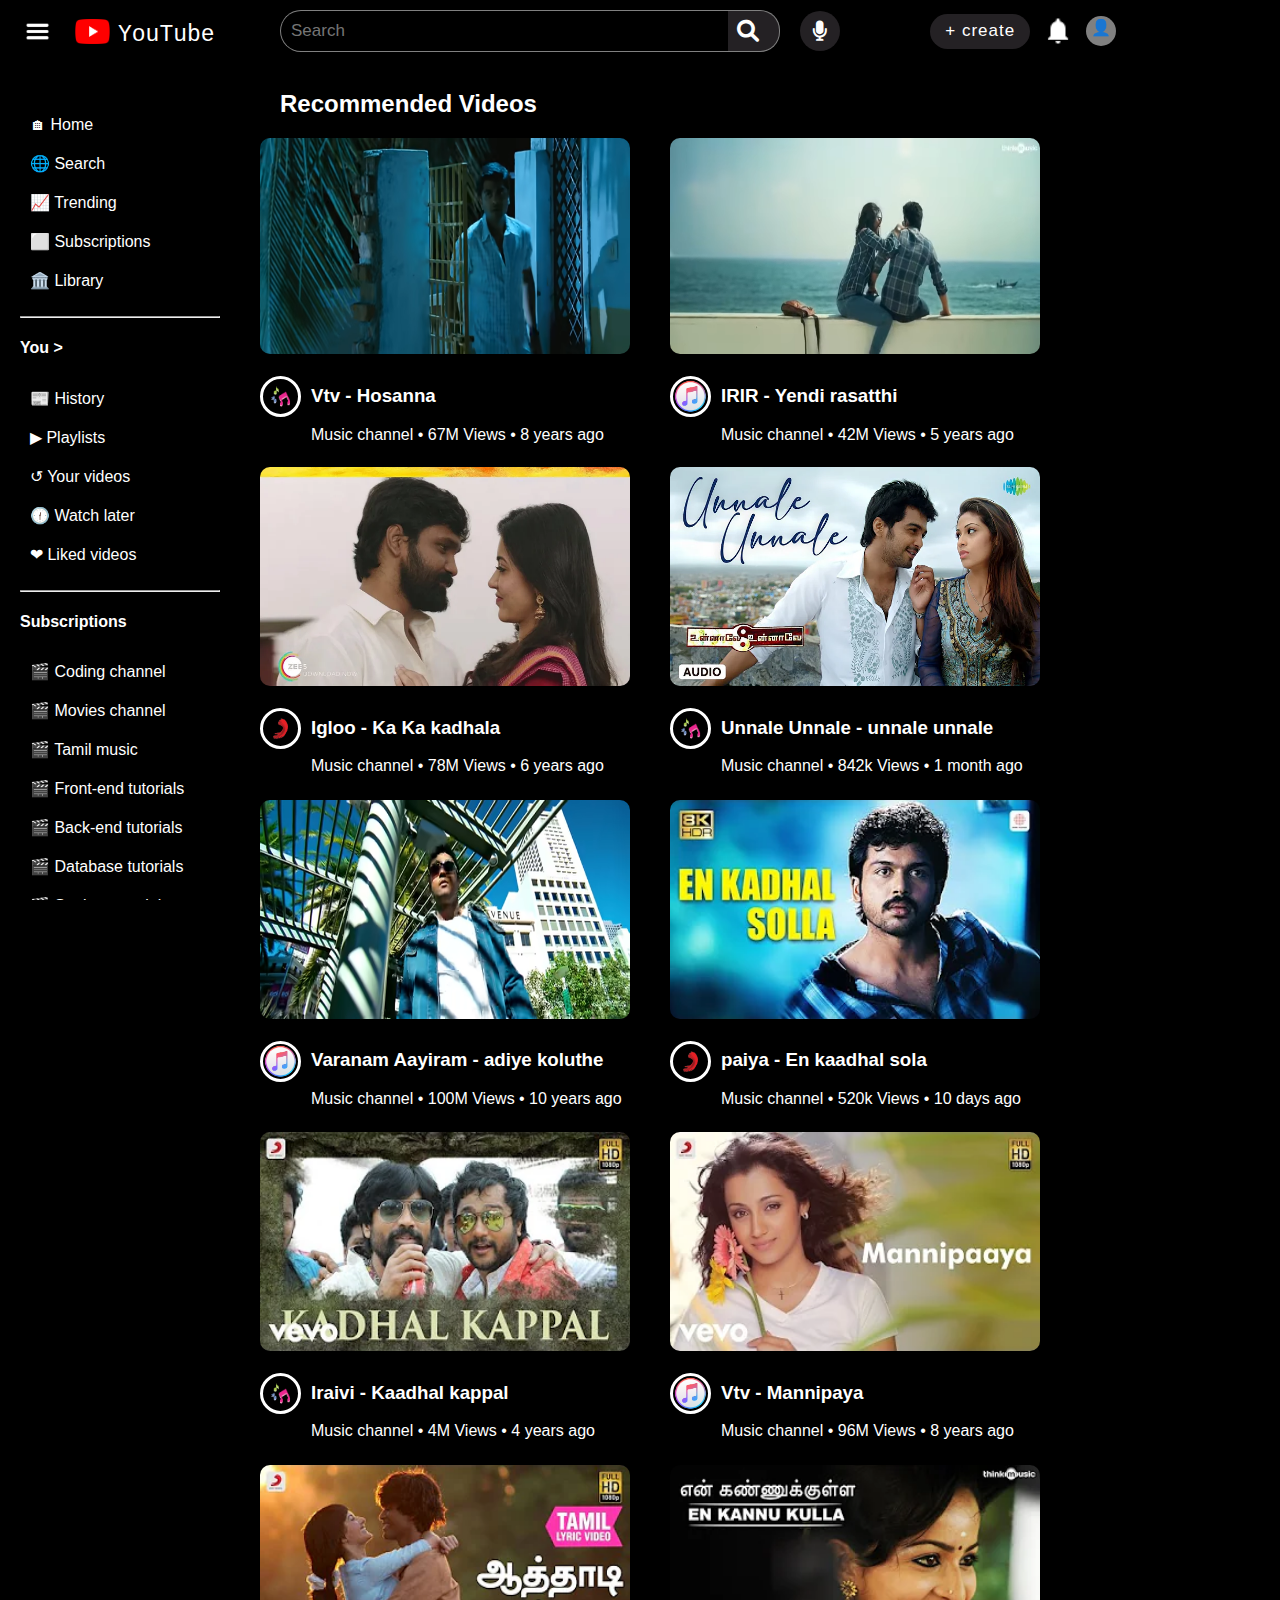
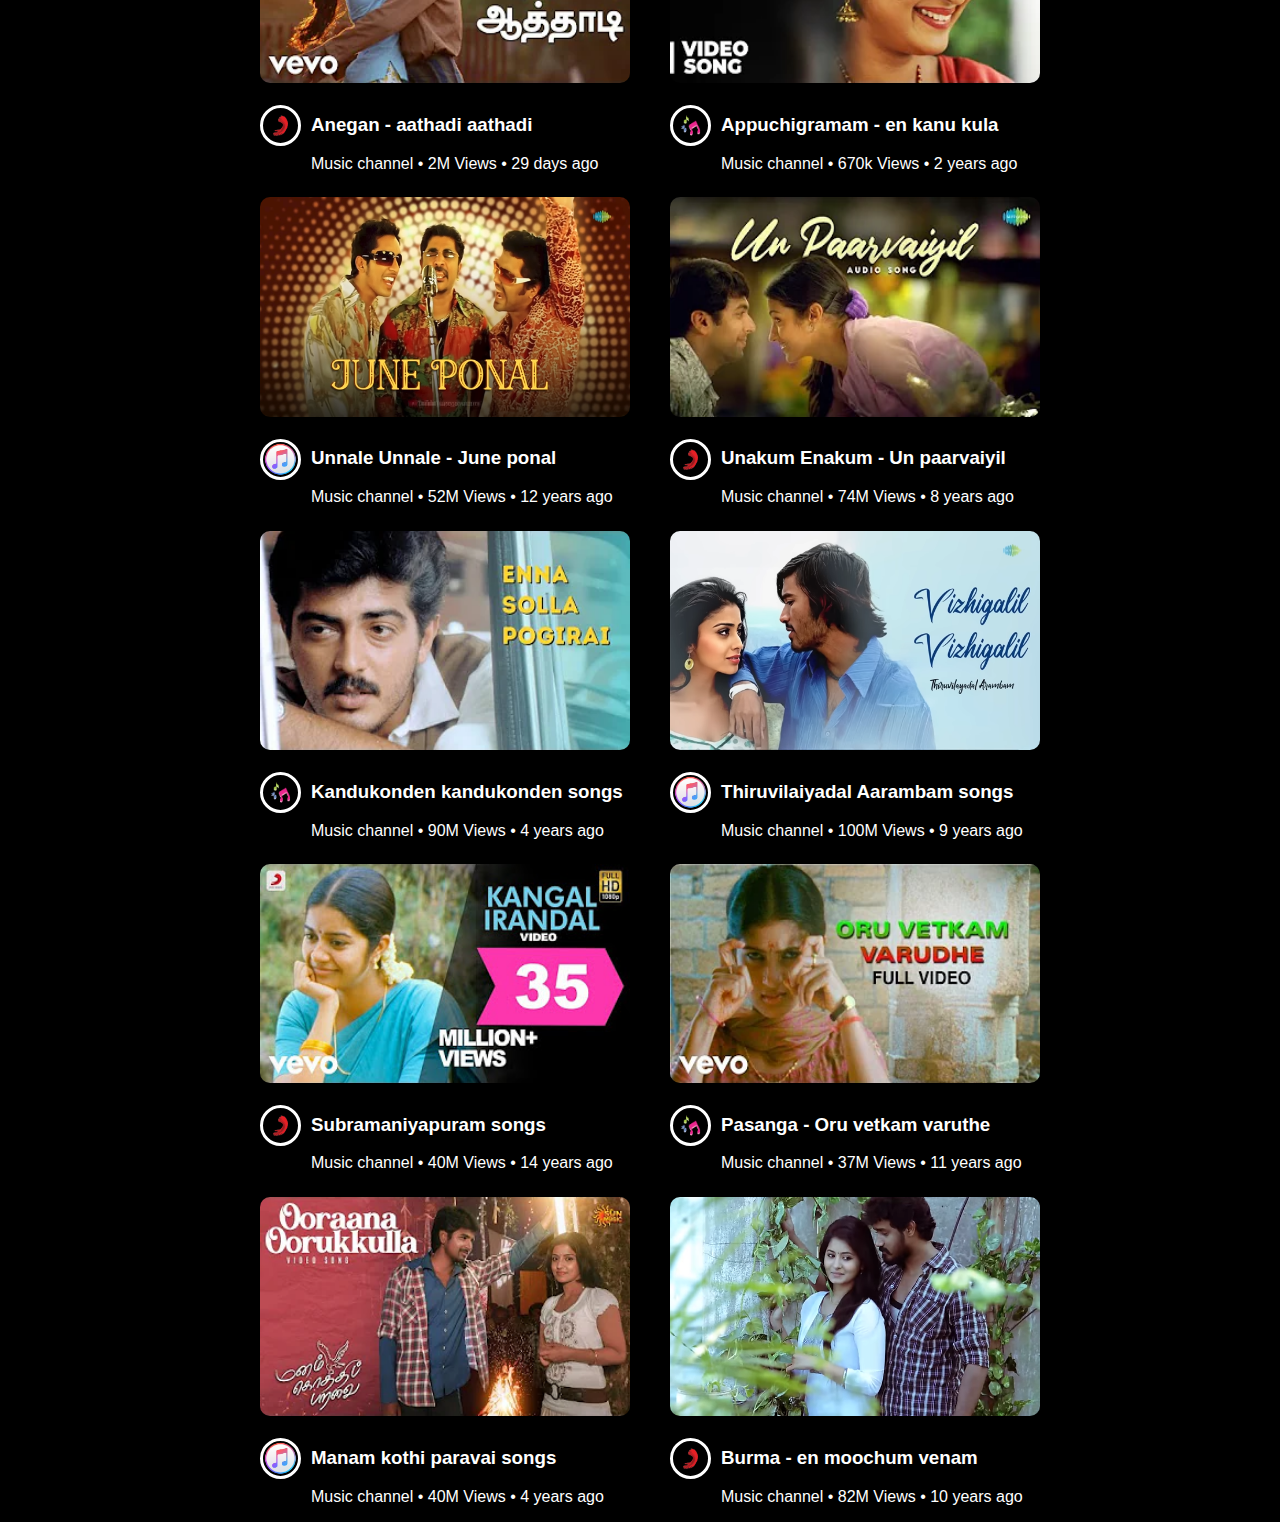
<file: index.html>
<!DOCTYPE html>
<html lang="en">
<head>
    <meta charset="UTF-8">
    <meta name="viewport" content="width=device-width, initial-scale=1.0">
    <title>YouTube Home - clone</title>
    <link rel="stylesheet" href="style.css">
    <link rel="stylesheet" href="https://cdnjs.cloudflare.com/ajax/libs/font-awesome/6.0.0/css/all.min.css">
</head>
<body>

    <!-- Navbar -->
    <header class="navbar">
        <div class="menu_bar">
            <img class="three_dash" src="./youtube images/menu_bar.png" alt="image">
        </div>
        <div class="logo">
            <img src="./youtube images/Youtube_logo (1).png" alt="image"> <span>YouTube</span>
        </div>

        <input type="text" placeholder="Search" class="search-bar">
        <div class="search_icon">
            <i style='font-size:22px; color:white;' class='fas'>&#xf002;</i>
        </div>
        <div class="mic">
            <i class="fa fa-microphone" aria-hidden="true"></i>
        </div>

        <div class="create">+ create</div>

        <div class="bell">
            <img src="./youtube images/bell_icon.png" alt="image">
        </div>
        <div class="profile">👤</div>
    </header>

    <!-- Sidebar -->
     
    <aside class="sidebar">

        <ul>
            <a target="_self" href="index.html"><li>🏠︎  Home</li></a>
            <a target="_blank" href="search.html"><li>🌐 Search</li></a>
            <li>📈 Trending</li>
            <li>⬜ Subscriptions</li>
            <li>🏛️ Library</li>
        </ul>
        <hr>

        <h4>You ></h4>
        <ul>
            <li>📰 History</li>
            <li>▶ Playlists</li>
            <li>↺ Your videos</li>
            <li>🕧 Watch later</li>
            <li>❤ Liked videos</li>
        </ul>
        <hr>

        <h4>Subscriptions</h4>
        <ul>
            <li>🎬 Coding channel</li>
            <li>🎬 Movies channel</li>
            <a target="_blank" href="channel.html"><li>🎬 Tamil music</li></a>
            <li>🎬 Front-end tutorials</li>
            <li>🎬 Back-end tutorials</li>
            <li>🎬 Database tutorials</li>
            <li>🎬 Spoken tutorials</li>
            <li>🎬 cooking channel</li>
        </ul>
        <hr>

        <h4>Explore</h4>
        <ul>
            <li>🔥 Trending</li>
            <li>👜 Shopping</li>
            <li>♫ Music</li>
            <li>📷 Films</li>
            <li>📺 Live</li>
            <li>💻 Gaming</li>
            <li>📰 News</li>
            <li>🏅 Sport</li>
            <li>🎓 Courses</li>
            <li>👗 Fashion & beauty</li>
            <li>🎙️ Podcast</li>
        </ul>
        <hr>

        <h4>More from youTube</h4>
        <ul>
            <a target="_blank" href="premium.html"><li>▶️ YouTube Premium</li></a>
            <li>▶️ YouTube Studio</li>
            <li>▶️ YouTube Music</li>
            <li>▶️ YouTube Kids</li>
        </ul>
        <hr>

        <ul>
            <li>⚙️ Settings</li>
            <li>⟳ Report history</li>
            <li>🛠️ Help</li>
            <li>📑 Send feedback</li>
        </ul>
        <hr>

        <ul class="sidebar_last">
            <li>About Press copyright contact Us Creator Advertise Developers</li>
            <li>Terms Privacy Policy & Safety How YouTube works Test new features</li>
            <li class="list_last">c 2025 Google LLC</li>
        </ul>
        <hr>

    </aside>

    <!-- Main Content -->
    <main class="content">
        <h2>Recommended Videos</h2>
        <div class="video-grid">

            <div class="video">
                <img class="video_thumbnail" src="./youtube images/hosanna.png" alt="Video Thumbnail">

                <div class="video_title">
                    <div class="musiclogo">
                        <img src="./youtube images/musiclogo2.png" alt="logoimg">
                    </div>
                    <div class="musiclogo_content">
                <a target="_blank" href="watch.html"><h3>Vtv - Hosanna </h3></a>
                <p>Music channel • 67M Views • 8 years ago</p>

            </div>
            </div>
            </div>

            <div class="video">
                <img class="video_thumbnail" src="./youtube images/yendi rasathi.png" alt="Video Thumbnail">

                <div class="video_title">
                    <div class="musiclogo">
                        <img src="./youtube images/musiclogo1.png" alt="logoimg">
                    </div>
                    <div class="musiclogo_content">
                <h3>IRIR - Yendi rasatthi</h3>
                <p>Music channel • 42M Views • 5 years ago</p>

            </div>
            </div>
            </div>

            <div class="video">
                <img class="video_thumbnail" src="./youtube images/igloo kadhala.webp" alt="Video Thumbnail">

                <div class="video_title">
                    <div class="musiclogo">
                        <img src="./youtube images/musiclogo3.png" alt="logoimg">
                    </div>
                    <div class="musiclogo_content">
                <h3>Igloo - Ka Ka kadhala</h3>
                <p>Music channel • 78M Views • 6 years ago</p>

            </div>
            </div>
            </div>

            <div class="video">
                <img class="video_thumbnail" src="./youtube images/unnale unnale.webp" alt="Video Thumbnail">

                <div class="video_title">
                    <div class="musiclogo">
                        <img src="./youtube images/musiclogo2.png" alt="logoimg">
                    </div>
                    <div class="musiclogo_content">
                <h3>Unnale Unnale - unnale unnale </h3>
                <p>Music channel • 842k Views • 1 month ago</p>

            </div>
            </div>
            </div>

            <div class="video">
                <img class="video_thumbnail" src="./youtube images/adiye koluthe.png" alt="Video Thumbnail">

                <div class="video_title">
                    <div class="musiclogo">
                        <img src="./youtube images/musiclogo1.png" alt="logoimg">
                    </div>
                    <div class="musiclogo_content">
                <h3>Varanam Aayiram - adiye koluthe</h3>
                <p>Music channel • 100M Views • 10 years ago</p>

            </div>
            </div>
            </div>

            <div class="video">
                <img class="video_thumbnail" src="./youtube images/en kaadhal sola.webp" alt="Video Thumbnail">

                <div class="video_title">
                    <div class="musiclogo">
                        <img src="./youtube images/musiclogo3.png" alt="logoimg">
                    </div>
                    <div class="musiclogo_content">
                <h3>paiya - En kaadhal sola</h3>
                <p>Music channel • 520k Views • 10 days ago</p>

            </div>
            </div>
            </div>

            <div class="video">
                <img class="video_thumbnail" src="./youtube images/kadhal kappal.webp" alt="Video Thumbnail">

                <div class="video_title">
                    <div class="musiclogo">
                        <img src="./youtube images/musiclogo2.png" alt="logoimg">
                    </div>
                    <div class="musiclogo_content">
                <h3>Iraivi - Kaadhal kappal </h3>
                <p>Music channel • 4M Views • 4 years ago</p>

            </div>
            </div>
            </div>

            <div class="video">
                <img class="video_thumbnail" src="./youtube images/mannipaya.webp" alt="Video Thumbnail">

                <div class="video_title">
                    <div class="musiclogo">
                        <img src="./youtube images/musiclogo1.png" alt="logoimg">
                    </div>
                    <div class="musiclogo_content">
                <h3>Vtv - Mannipaya</h3>
                <p>Music channel • 96M Views • 8 years ago</p>

            </div>
            </div>
            </div>

            <div class="video">
                <img class="video_thumbnail" src="./youtube images/aathadi aathadi.webp" alt="Video Thumbnail">

                <div class="video_title">
                    <div class="musiclogo">
                        <img src="./youtube images/musiclogo3.png" alt="logoimg">
                    </div>
                    <div class="musiclogo_content">
                <h3>Anegan - aathadi aathadi</h3>
                <p>Music channel • 2M Views • 29 days ago</p>

            </div>
            </div>
            </div>

            <div class="video">
                <img class="video_thumbnail" src="./youtube images/en kannu kula.webp" alt="Video Thumbnail">

                <div class="video_title">
                    <div class="musiclogo">
                        <img src="./youtube images/musiclogo2.png" alt="logoimg">
                    </div>
                    <div class="musiclogo_content">
                <h3>Appuchigramam - en kanu kula </h3>
                <p>Music channel • 670k Views • 2 years ago</p>

            </div>
            </div>
            </div>

            <div class="video">
                <img class="video_thumbnail" src="./youtube images/june ponal.png" alt="Video Thumbnail">

                <div class="video_title">
                    <div class="musiclogo">
                        <img src="./youtube images/musiclogo1.png" alt="logoimg">
                    </div>
                    <div class="musiclogo_content">
                <h3>Unnale Unnale - June ponal</h3>
                <p>Music channel • 52M Views • 12 years ago</p>

            </div>
            </div>
            </div>

            <div class="video">
                <img class="video_thumbnail" src="./youtube images/un paarvaiyil.webp" alt="Video Thumbnail">

                <div class="video_title">
                    <div class="musiclogo">
                        <img src="./youtube images/musiclogo3.png" alt="logoimg">
                    </div>
                    <div class="musiclogo_content">
                <h3>Unakum Enakum - Un paarvaiyil</h3>
                <p>Music channel • 74M Views • 8 years ago</p>

            </div>
            </div>
            </div>

            <div class="video">
                <img class="video_thumbnail" src="./youtube images/enna sola pogirai.webp" alt="Video Thumbnail">

                <div class="video_title">
                    <div class="musiclogo">
                        <img src="./youtube images/musiclogo2.png" alt="logoimg">
                    </div>
                    <div class="musiclogo_content">
                <h3>Kandukonden kandukonden songs </h3>
                <p>Music channel • 90M Views • 4 years ago</p>

            </div>
            </div>
            </div>

            <div class="video">
                <img class="video_thumbnail" src="./youtube images/vizhigalil vizhigalil.png" alt="Video Thumbnail">

                <div class="video_title">
                    <div class="musiclogo">
                        <img src="./youtube images/musiclogo1.png" alt="logoimg">
                    </div>
                    <div class="musiclogo_content">
                <h3>Thiruvilaiyadal Aarambam songs</h3>
                <p>Music channel • 100M Views • 9 years ago</p>

            </div>
            </div>
            </div>

            <div class="video">
                <img class="video_thumbnail" src="./youtube images/kangal irandal.jpg" alt="Video Thumbnail">

                <div class="video_title">
                    <div class="musiclogo">
                        <img src="./youtube images/musiclogo3.png" alt="logoimg">
                    </div>
                    <div class="musiclogo_content">
                <h3>Subramaniyapuram songs</h3>
                <p>Music channel • 40M Views • 14 years ago</p>

            </div>
            </div>
            </div>

            <div class="video">
                <img class="video_thumbnail" src="./youtube images/oru vetkam varuthe.webp" alt="Video Thumbnail">

                <div class="video_title">
                    <div class="musiclogo">
                        <img src="./youtube images/musiclogo2.png" alt="logoimg">
                    </div>
                    <div class="musiclogo_content">
                <h3>Pasanga - Oru vetkam varuthe </h3>
                <p>Music channel • 37M Views • 11 years ago</p>

            </div>
            </div>
            </div>

            <div class="video">
                <img class="video_thumbnail" src="./youtube images/oorana oorukula.webp" alt="Video Thumbnail">

                <div class="video_title">
                    <div class="musiclogo">
                        <img src="./youtube images/musiclogo1.png" alt="logoimg">
                    </div>
                    <div class="musiclogo_content">
                <h3>Manam kothi paravai songs</h3>
                <p>Music channel • 40M Views • 4 years ago</p>

            </div>
            </div>
            </div>

            <div class="video">
                <img class="video_thumbnail" src="./youtube images/en moochum venam.png" alt="Video Thumbnail">

                <div class="video_title">
                    <div class="musiclogo">
                        <img src="./youtube images/musiclogo3.png" alt="logoimg">
                    </div>
                    <div class="musiclogo_content">
                <h3>Burma - en moochum venam</h3>
                <p>Music channel • 82M Views • 10 years ago</p>

            </div>
            </div>
            </div>



            
            


        </div>
    </main>

</body>
</html>
</file>
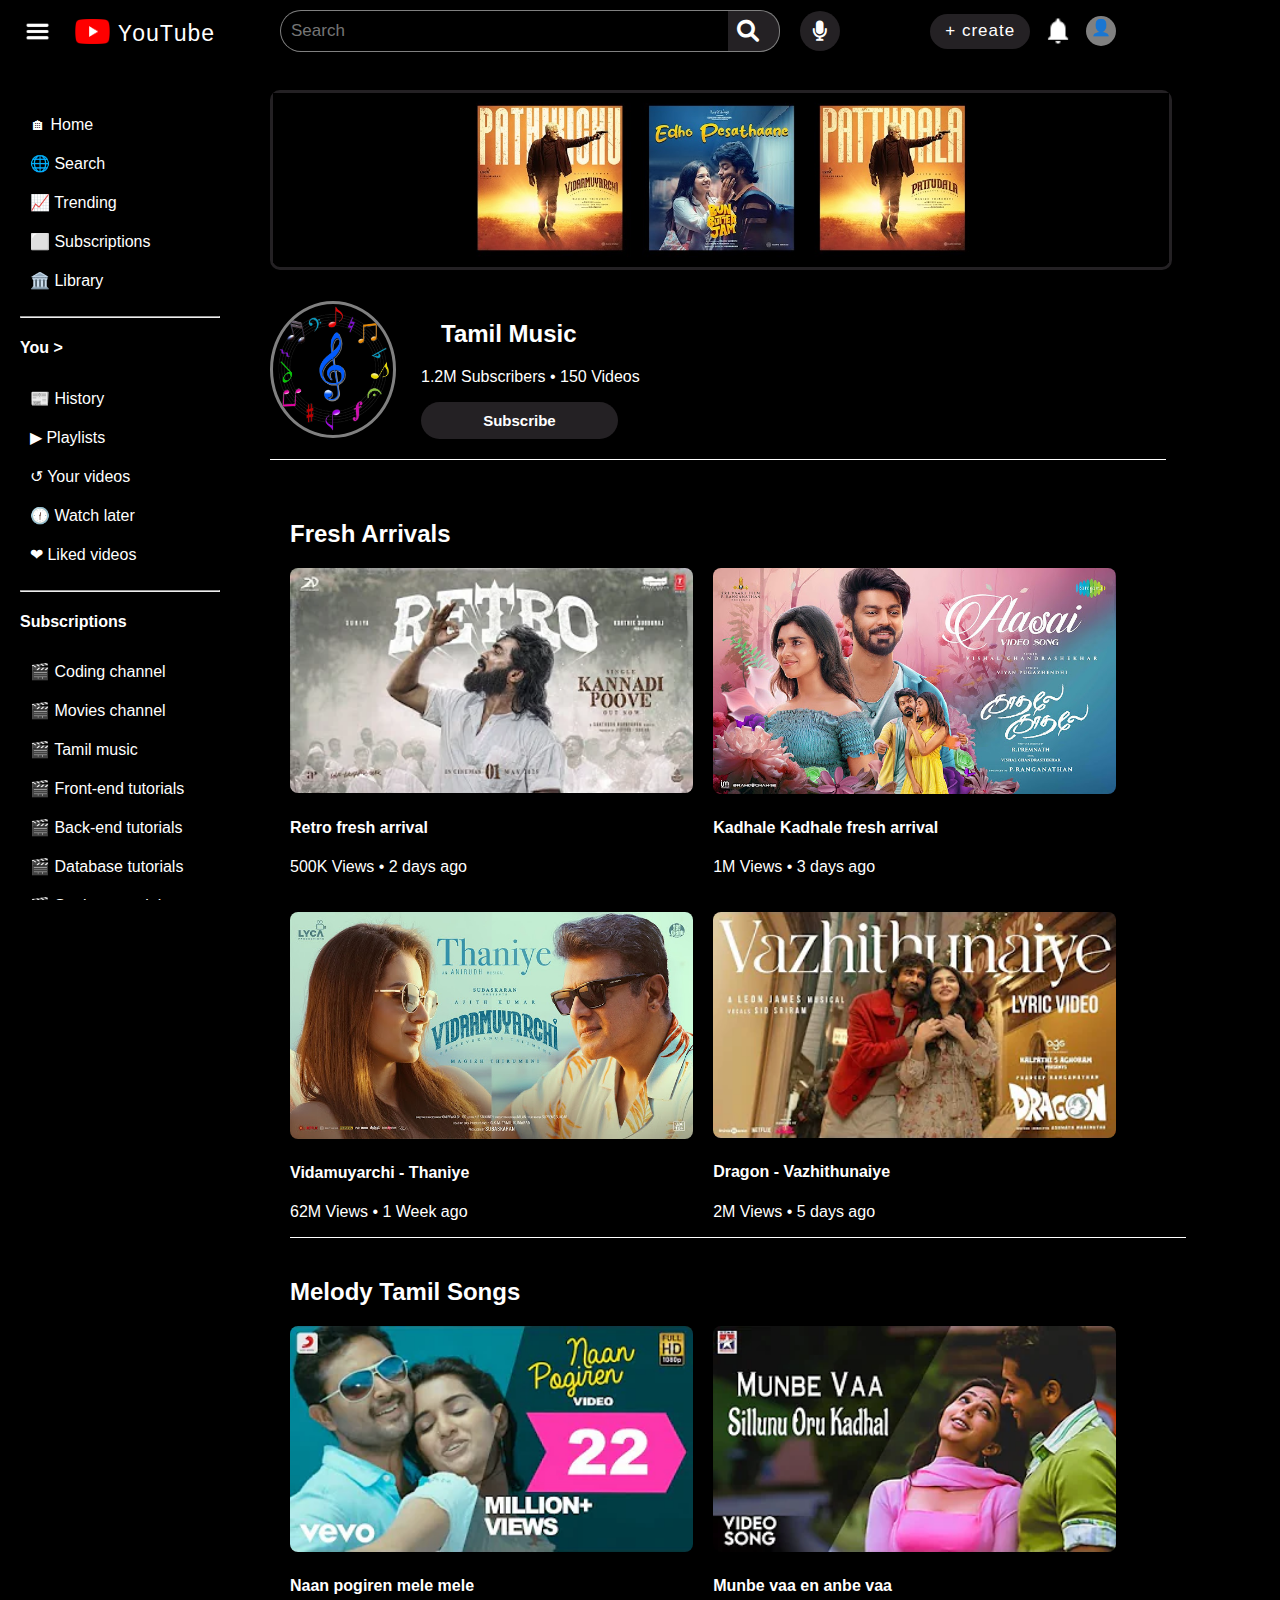
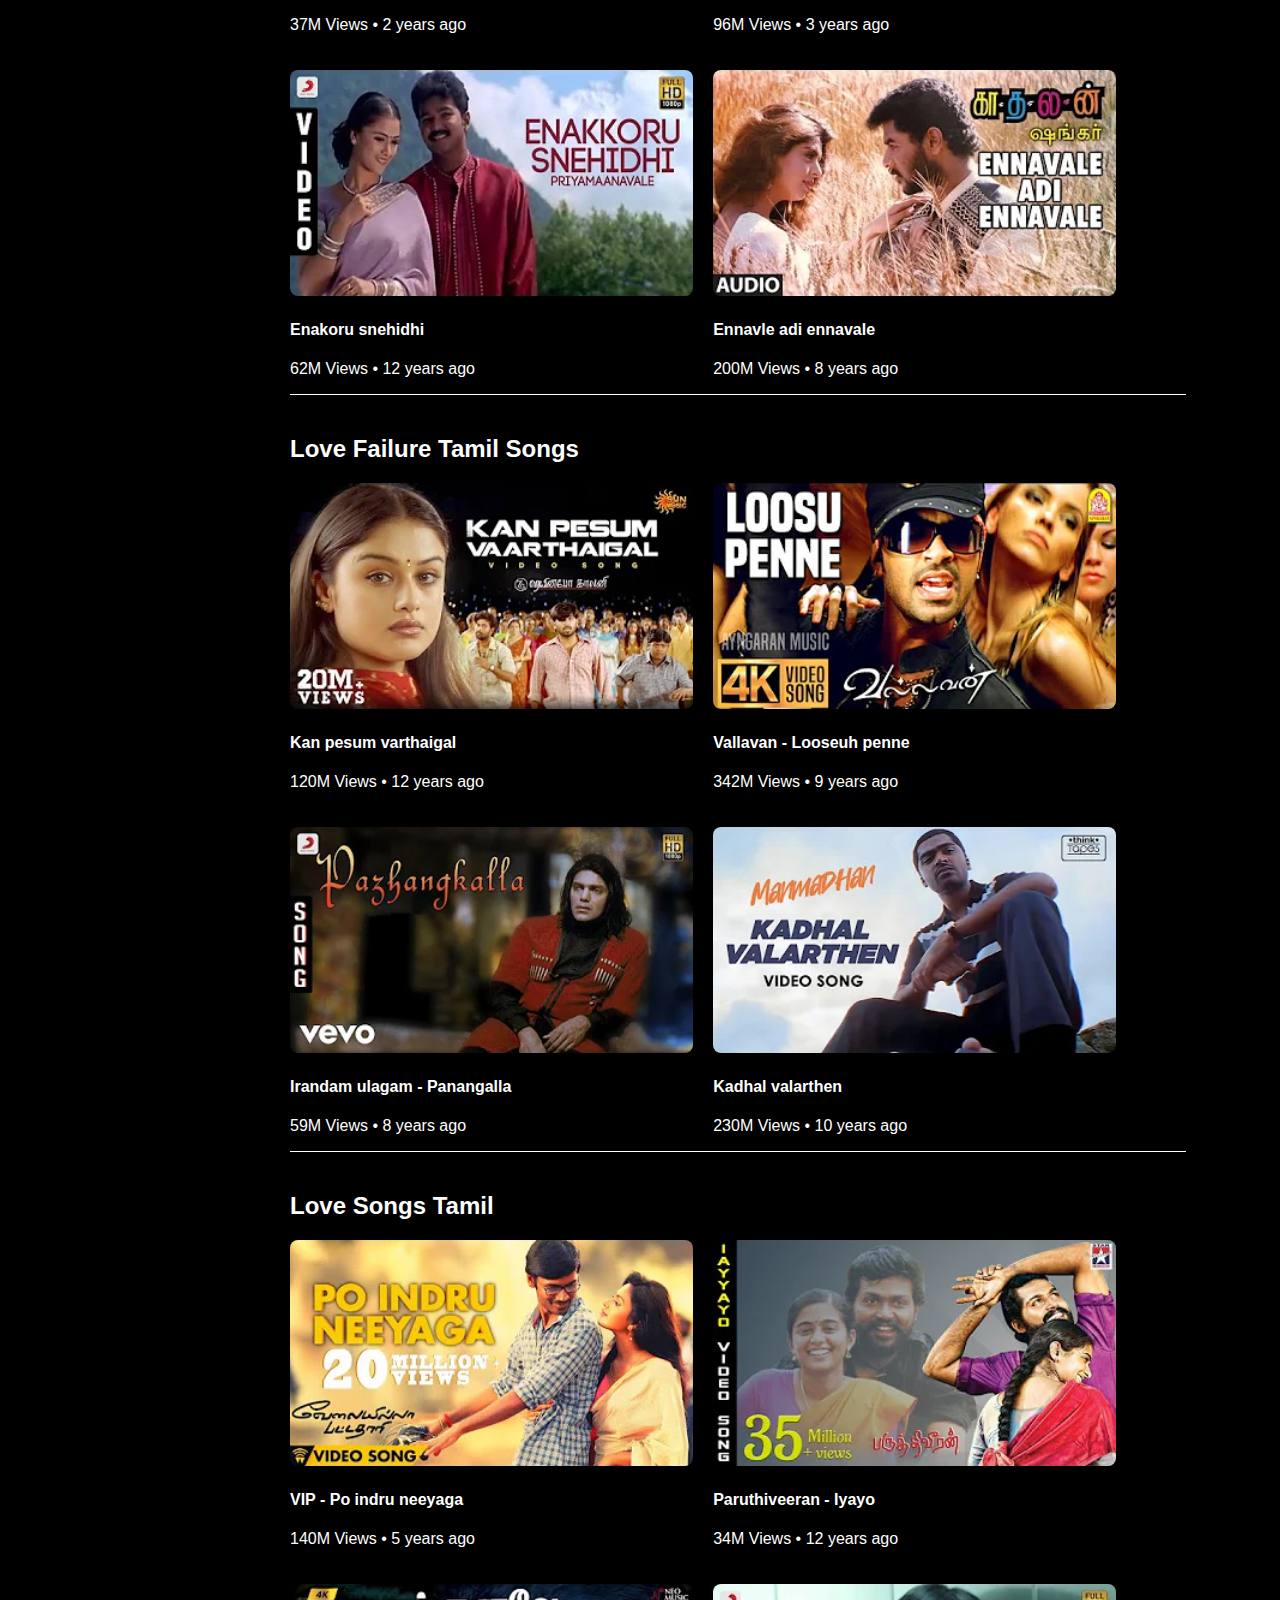
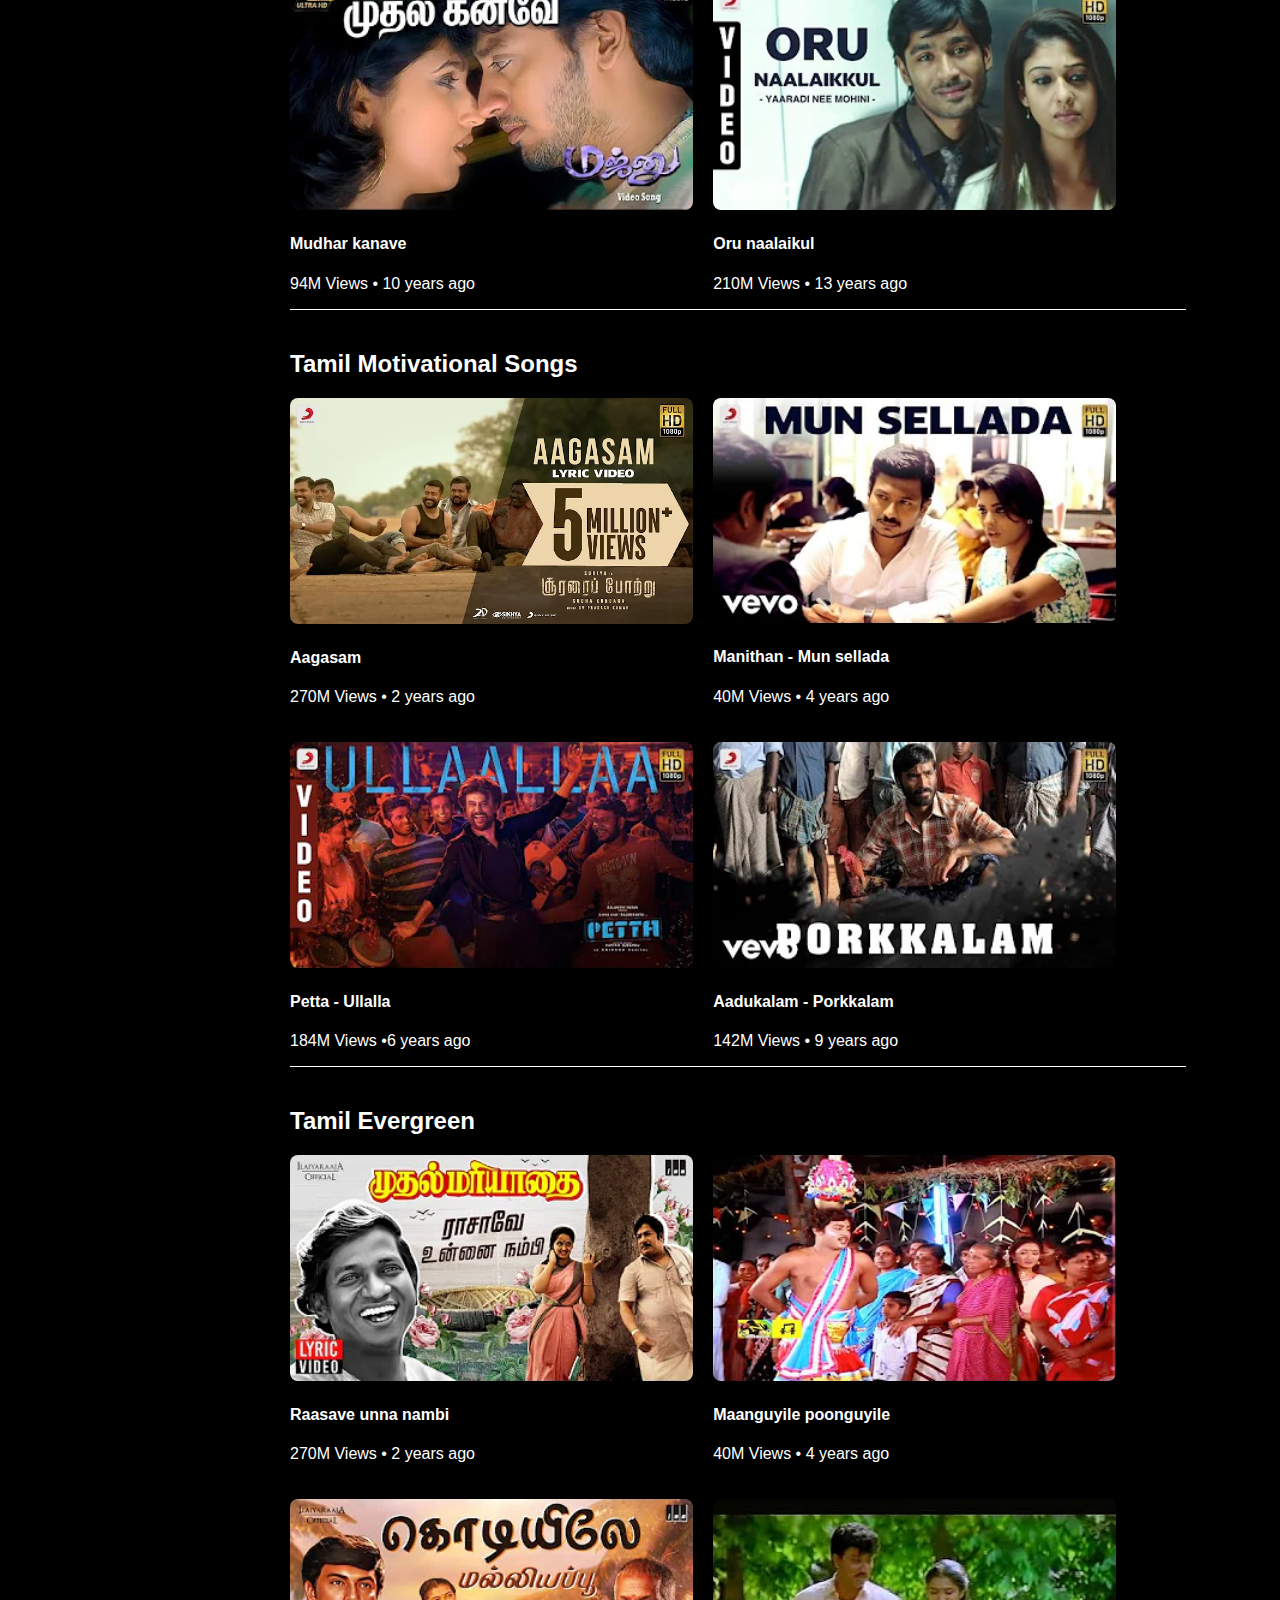
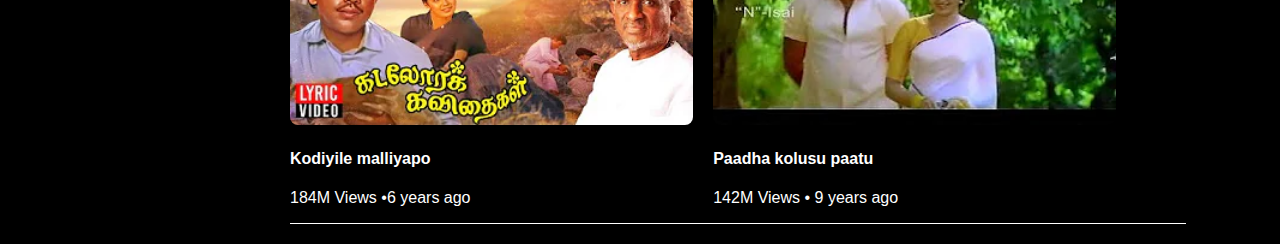
<file: channel.html>
<!DOCTYPE html>
<html lang="en">
<head>
    <meta charset="UTF-8">
    <meta name="viewport" content="width=device-width, initial-scale=1.0">
    <title>Channel Page - Clone</title>
    <link rel="stylesheet" href="style.css">
    <link rel="stylesheet" href="https://cdnjs.cloudflare.com/ajax/libs/font-awesome/6.0.0/css/all.min.css">

</head>
<body>

   <!-- Navbar -->
   <header class="navbar">
    <div class="menu_bar">
        <img class="three_dash" src="./youtube images/menu_bar.png" alt="image">
    </div>
    <div class="logo">
        <img src="./youtube images/Youtube_logo (1).png" alt="image"> <span>YouTube</span>
    </div>

    <input type="text" placeholder="Search" class="search-bar">
    <div class="search_icon">
        <i style='font-size:22px; color:white;' class='fas'>&#xf002;</i>
    </div>
    <div class="mic">
        <i class="fa fa-microphone" aria-hidden="true"></i>
    </div>

    <div class="create">+ create</div>

    <div class="bell">
        <img src="./youtube images/bell_icon.png" alt="image">
    </div>
    <div class="profile">👤</div>
</header>

<!-- Sidebar -->
     
<aside class="sidebar">

    <ul>
        <a target="_self" href="index.html"><li>🏠︎  Home</li></a>
        <a target="_blank" href="search.html"><li>🌐 Search</li></a>
        <li>📈 Trending</li>
        <li>⬜ Subscriptions</li>
        <li>🏛️ Library</li>
    </ul>
    <hr>

    <h4>You ></h4>
    <ul>
        <li>📰 History</li>
        <li>▶ Playlists</li>
        <li>↺ Your videos</li>
        <li>🕧 Watch later</li>
        <li>❤ Liked videos</li>
    </ul>
    <hr>

    <h4>Subscriptions</h4>
    <ul>
        <li>🎬 Coding channel</li>
        <li>🎬 Movies channel</li>
        <li>🎬 Tamil music</li>
        <li>🎬 Front-end tutorials</li>
        <li>🎬 Back-end tutorials</li>
        <li>🎬 Database tutorials</li>
        <li>🎬 Spoken tutorials</li>
        <li>🎬 cooking channel</li>
    </ul>
    <hr>

    <h4>Explore</h4>
    <ul>
        <li>🔥 Trending</li>
        <li>👜 Shopping</li>
        <li>♫ Music</li>
        <li>📷 Films</li>
        <li>📺 Live</li>
        <li>💻 Gaming</li>
        <li>📰 News</li>
        <li>🏅 Sport</li>
        <li>🎓 Courses</li>
        <li>👗 Fashion & beauty</li>
        <li>🎙️ Podcast</li>
    </ul>
    <hr>

    <h4>More from youTube</h4>
    <ul>
        <a target="_blank" href="premium.html"><li>▶️ YouTube Premium</li></a>
        <li>▶️ YouTube Studio</li>
        <li>▶️ YouTube Music</li>
        <li>▶️ YouTube Kids</li>
    </ul>
    <hr>

    <ul>
        <li>⚙️ Settings</li>
        <li>⟳ Report history</li>
        <li>🛠️ Help</li>
        <li>📑 Send feedback</li>
    </ul>
    <hr>

    <ul class="sidebar_last">
        <li>About Press copyright contact Us Creator Advertise Developers</li>
        <li>Terms Privacy Policy & Safety How YouTube works Test new features</li>
        <li class="list_last">c 2025 Google LLC</li>
    </ul>
    <hr>

</aside>



    <!-- Channel Banner & Info -->
    <section class="channel-header">
        <img src="./youtube images/channel banner.jpg" alt="Channel Banner" class="banner">
    </section>

    <div class="channel-info">
        <img src="./youtube images/musiclogo_channel.png" alt="Channel Profile" class="profile-pic">
        <div>
            <h2>Tamil Music</h2>
            <p>1.2M Subscribers • 150 Videos</p>
            <button class="subscribe-btn">Subscribe</button>
        </div>
        
    </div>

    <!-- Videos Grid -->
    <main class="channel-content">
        <h2>Fresh Arrivals</h2>
        <div class="video-grid2">
            <div class="video_channel">
                <img src="./youtube images/fresh arrival1.webp" alt="Video Thumbnail">
                <h4>Retro fresh arrival</h4>
                <p>500K Views • 2 days ago</p>
            </div>
            <div class="video_channel">
                <img src="./youtube images/freash arrival2.jpg" alt="Video Thumbnail">
                <h4>Kadhale Kadhale fresh arrival</h4>
                <p>1M Views • 3 days ago</p>
            </div>
            <div class="video_channel">
                <img src="./youtube images/fresh arrival3.jpg" alt="Video Thumbnail">
                <h4>Vidamuyarchi - Thaniye</h4>
                <p>62M Views • 1 Week ago</p>
            </div>
            <div class="video_channel">
                <img src="./youtube images/freash arrival4.webp" alt="Video Thumbnail">
                <h4>Dragon - Vazhithunaiye</h4>
                <p>2M Views • 5 days ago</p>
            </div>
        </div>

        <h2>Melody Tamil Songs</h2>
        <div class="video-grid2">
            <div class="video_channel">
                <img src="./youtube images/melody1.webp" alt="Video Thumbnail">
                <h4>Naan pogiren mele mele</h4>
                <p>37M Views • 2 years ago</p>
            </div>
            <div class="video_channel">
                <img src="./youtube images/melody2.webp" alt="Video Thumbnail">
                <h4>Munbe vaa en anbe vaa</h4>
                <p>96M Views • 3 years ago</p>
            </div>
            <div class="video_channel">
                <img src="./youtube images/melody3.webp" alt="Video Thumbnail">
                <h4>Enakoru snehidhi</h4>
                <p>62M Views • 12 years ago</p>
            </div>
            <div class="video_channel">
                <img src="./youtube images/melody4.webp" alt="Video Thumbnail">
                <h4>Ennavle adi ennavale</h4>
                <p>200M Views • 8 years ago</p>
            </div>
        </div>

        <h2>Love Failure Tamil Songs</h2>
        <div class="video-grid2">
            <div class="video_channel">
                <img src="./youtube images/lovefailure1.webp" alt="Video Thumbnail">
                <h4>Kan pesum varthaigal</h4>
                <p>120M Views • 12 years ago</p>
            </div>
            <div class="video_channel">
                <img src="./youtube images/lovefailure2.webp" alt="Video Thumbnail">
                <h4>Vallavan - Looseuh penne</h4>
                <p>342M Views • 9 years ago</p>
            </div>
            <div class="video_channel">
                <img src="./youtube images/lovefailure3.webp" alt="Video Thumbnail">
                <h4>Irandam ulagam - Panangalla</h4>
                <p>59M Views • 8 years ago</p>
            </div>
            <div class="video_channel">
                <img src="./youtube images/lovefailure4.webp" alt="Video Thumbnail">
                <h4>Kadhal valarthen</h4>
                <p>230M Views • 10 years ago</p>
            </div>
        </div>

        <h2>Love Songs Tamil</h2>
        <div class="video-grid2">
            <div class="video_channel">
                <img src="./youtube images/love1.webp" alt="Video Thumbnail">
                <h4>VIP - Po indru neeyaga</h4>
                <p>140M Views • 5 years ago</p>
            </div>
            <div class="video_channel">
                <img src="./youtube images/love2.webp" alt="Video Thumbnail">
                <h4>Paruthiveeran - Iyayo</h4>
                <p>34M Views • 12 years ago</p>
            </div>
            <div class="video_channel">
                <img src="./youtube images/love3.webp" alt="Video Thumbnail">
                <h4>Mudhar kanave </h4>
                <p>94M Views • 10 years ago</p>
            </div>
            <div class="video_channel">
                <img src="./youtube images/love4.webp" alt="Video Thumbnail">
                <h4>Oru naalaikul</h4>
                <p>210M Views • 13 years ago</p>
            </div>
        </div>

        <h2>Tamil Motivational Songs</h2>
        <div class="video-grid2">
            <div class="video_channel">
                <img src="./youtube images/motivation1.webp" alt="Video Thumbnail">
                <h4>Aagasam</h4>
                <p>270M Views • 2 years ago</p>
            </div>
            <div class="video_channel">
                <img src="./youtube images/motivation2.webp" alt="Video Thumbnail">
                <h4>Manithan - Mun sellada</h4>
                <p>40M Views • 4 years ago</p>
            </div>
            <div class="video_channel">
                <img src="./youtube images/motivation3.webp" alt="Video Thumbnail">
                <h4>Petta - Ullalla </h4>
                <p>184M Views •6 years ago</p>
            </div>
            <div class="video_channel">
                <img src="./youtube images/motivation4.webp" alt="Video Thumbnail">
                <h4>Aadukalam - Porkkalam</h4>
                <p>142M Views • 9 years ago</p>
            </div>
        </div>

        <h2>Tamil Evergreen</h2>
        <div class="video-grid2">
            <div class="video_channel">
                <img src="./youtube images/evergreen1.webp" alt="Video Thumbnail">
                <h4>Raasave unna nambi</h4>
                <p>270M Views • 2 years ago</p>
            </div>
            <div class="video_channel">
                <img src="./youtube images/evergreen2.webp" alt="Video Thumbnail">
                <h4>Maanguyile poonguyile</h4>
                <p>40M Views • 4 years ago</p>
            </div>
            <div class="video_channel">
                <img src="./youtube images/evergreen3.webp" alt="Video Thumbnail">
                <h4>Kodiyile malliyapo</h4>
                <p>184M Views •6 years ago</p>
            </div>
            <div class="video_channel">
                <img src="./youtube images/evergreen4.webp" alt="Video Thumbnail">
                <h4>Paadha kolusu paatu</h4>
                <p>142M Views • 9 years ago</p>
            </div>
        </div>
    </main>

</body>
</html>
</file>
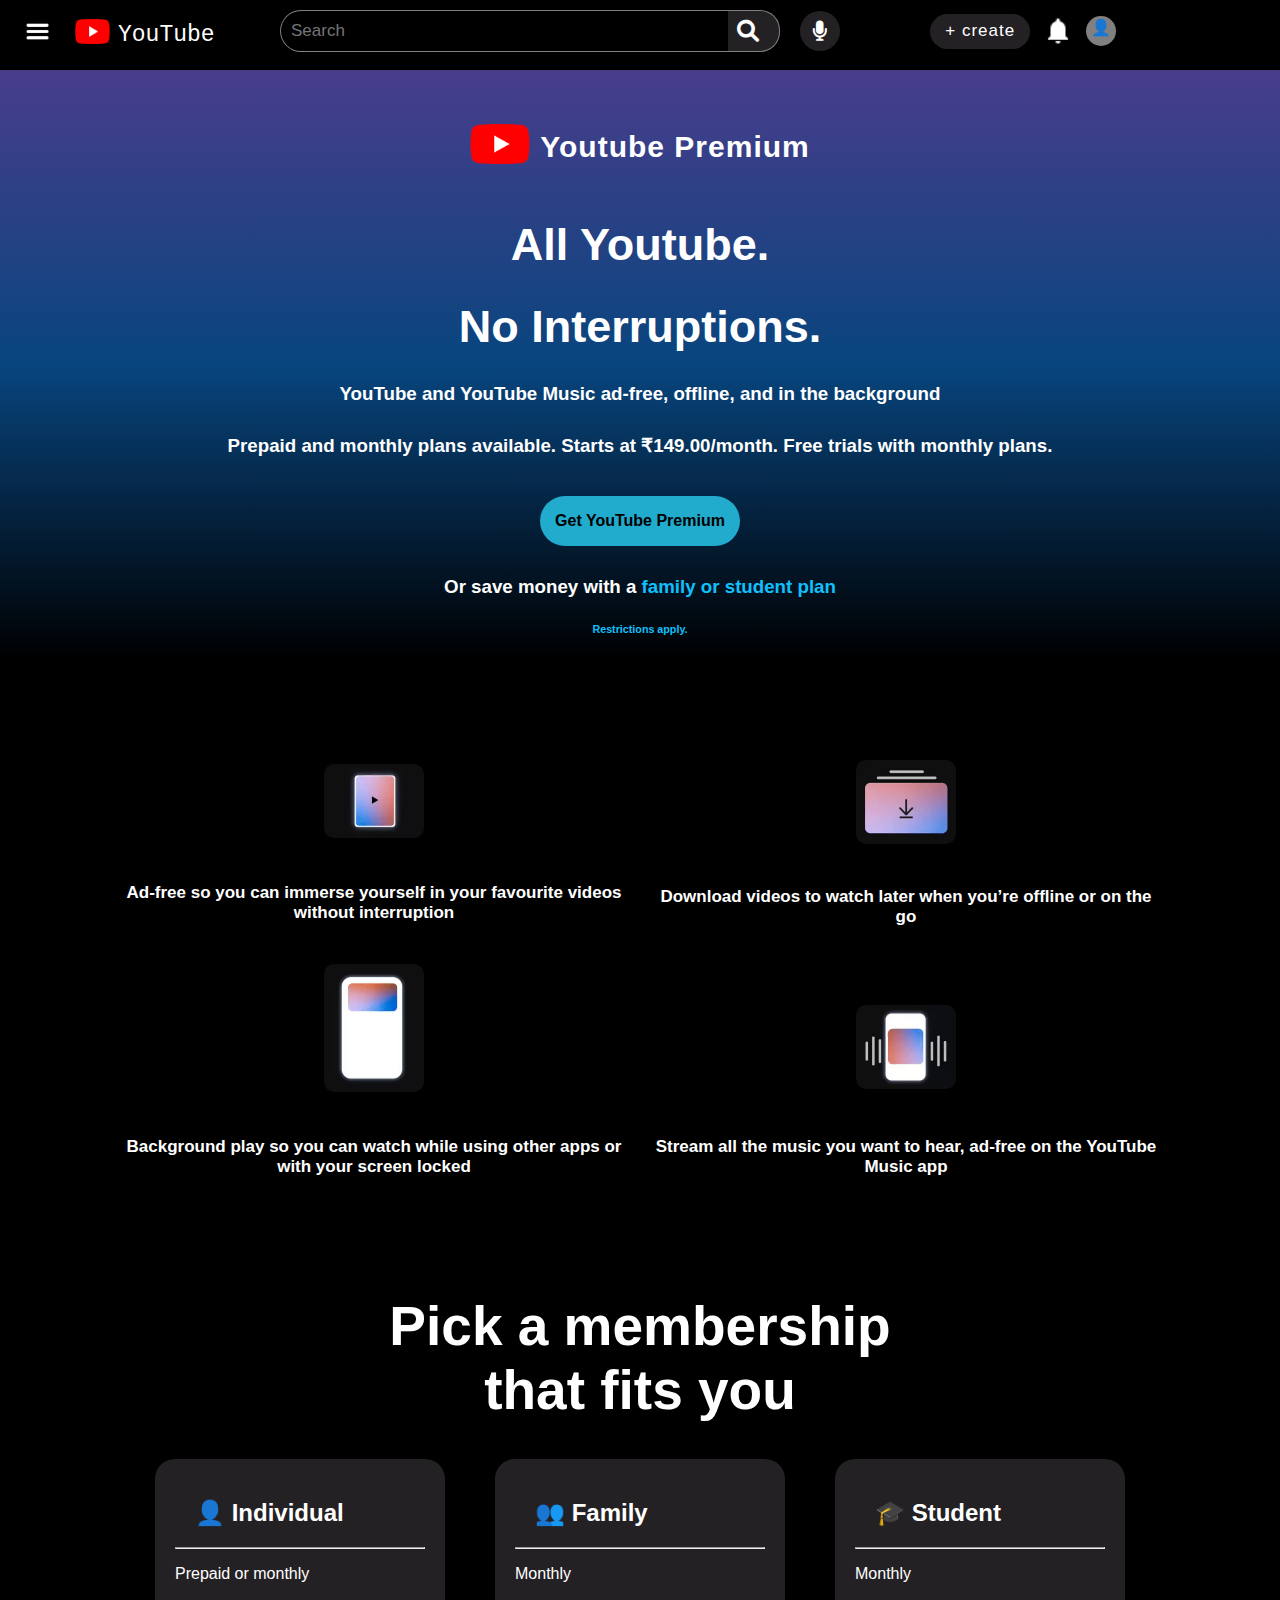
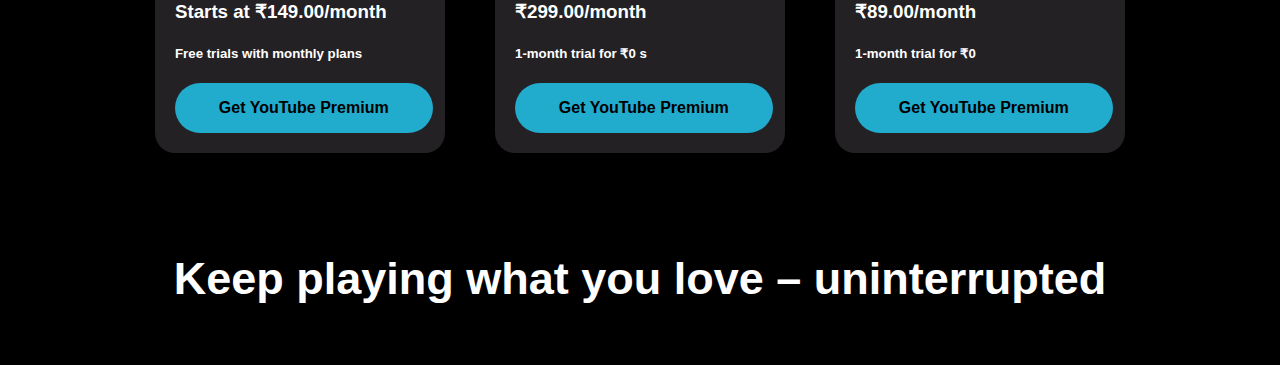
<file: premium.html>
<!DOCTYPE html>
<html lang="en">
<head>
    <meta charset="UTF-8">
    <meta name="viewport" content="width=device-width, initial-scale=1.0">
    <title>YouTube premium - clone</title>
    <link rel="stylesheet" href="style.css">
    <link rel="stylesheet" href="https://cdnjs.cloudflare.com/ajax/libs/font-awesome/6.0.0/css/all.min.css">
</head>
<body>

    <!-- Navbar -->
    <header class="navbar">
        <div class="menu_bar">
            <img class="three_dash" src="./youtube images/menu_bar.png" alt="image">
        </div>
        <div class="logo">
            <img src="./youtube images/Youtube_logo (1).png" alt="image"> <span>YouTube</span>
        </div>

        <input type="text" placeholder="Search" class="search-bar">
        <div class="search_icon">
            <i style='font-size:22px; color:white;' class='fas'>&#xf002;</i>
        </div>
        <div class="mic">
            <i class="fa fa-microphone" aria-hidden="true"></i>
        </div>

        <div class="create">+ create</div>

        <div class="bell">
            <img src="./youtube images/bell_icon.png" alt="image">
        </div>
        <div class="profile">👤</div>
    </header>


    <!-- main premium content -->
    <div class="main_premium">

        <div class="premium_logo">
            <img src="./youtube images/Youtube_logo (1).png" alt="premiumlogo">
            <h2>Youtube Premium</h2>
        </div>

        <h1>All Youtube.</h1>

        <h1>No Interruptions.</h1>

        <h3>YouTube and YouTube Music ad-free, offline, and in the background</h3>
        <h3>Prepaid and monthly plans available. Starts at ₹149.00​/month. Free trials with monthly plans. </h3>

        <button>Get YouTube Premium</button>

        <h3>Or save money with a <span style="color:#0fc0fc;">family or student plan</span> </h3>

        <h6>Restrictions apply. </h6>
    </div>


    <!-- premium animated -->
    <div class="premium_gif">

        <div class="premium_gif1">
            <img src="./youtube images/premium gif1.gif" alt="gif">
            <p>Ad-free so you can immerse yourself in your favourite videos without interruption</p>
        </div>

        <div class="premium_gif2">
            <img src="./youtube images/premium gif2.gif" alt="gif">
            <p>Download videos to watch later when you’re offline or on the go</p>
        </div>

        <div class="premium_gif3">
            <img src="./youtube images/premium gif3.gif" alt="gif">
            <p>Background play so you can watch while using other apps or with your screen locked</p>
        </div>

        <div class="premium_gif4">
            <img src="./youtube images/premium gif4.gif" alt="gif">
            <p>Stream all the music you want to hear, ad-free on the YouTube Music app</p>
        </div>
    </div>


    <!-- subscription plans heading -->
     <h1 class="subscription_heading">Pick a membership <br>that fits you</h1>


     <!-- membership-column -->

     <div class="membership_box">

        <div class="memebership_box_content">
            <h2>👤 Individual</h2>
            <hr>

            <p>Prepaid or monthly</p>
            <h3>Starts at ₹149.00​/month</h3>
            <h5>Free trials with monthly plans</h5>

            <button>Get YouTube Premium</button>
        </div>

        <div class="memebership_box_content">
            <h2>👥 Family</h2>
            <hr>

            <p>Monthly</p>
            <h3>₹299.00​/month</h3>
            <h5>1-month trial for ₹0 s</h5>

            <button>Get YouTube Premium</button>
        </div>

        <div class="memebership_box_content">
            <h2>🎓 Student</h2>
            <hr>

            <p>Monthly</p>
            <h3>₹89.00​/month</h3>
            <h5>1-month trial for ₹0 </h5>

            <button>Get YouTube Premium</button>
        </div>
     </div>

     <!-- last heading -->

     <h1 class="last_heading">Keep playing what you love – uninterrupted</h1>
</body>
</html>
</file>
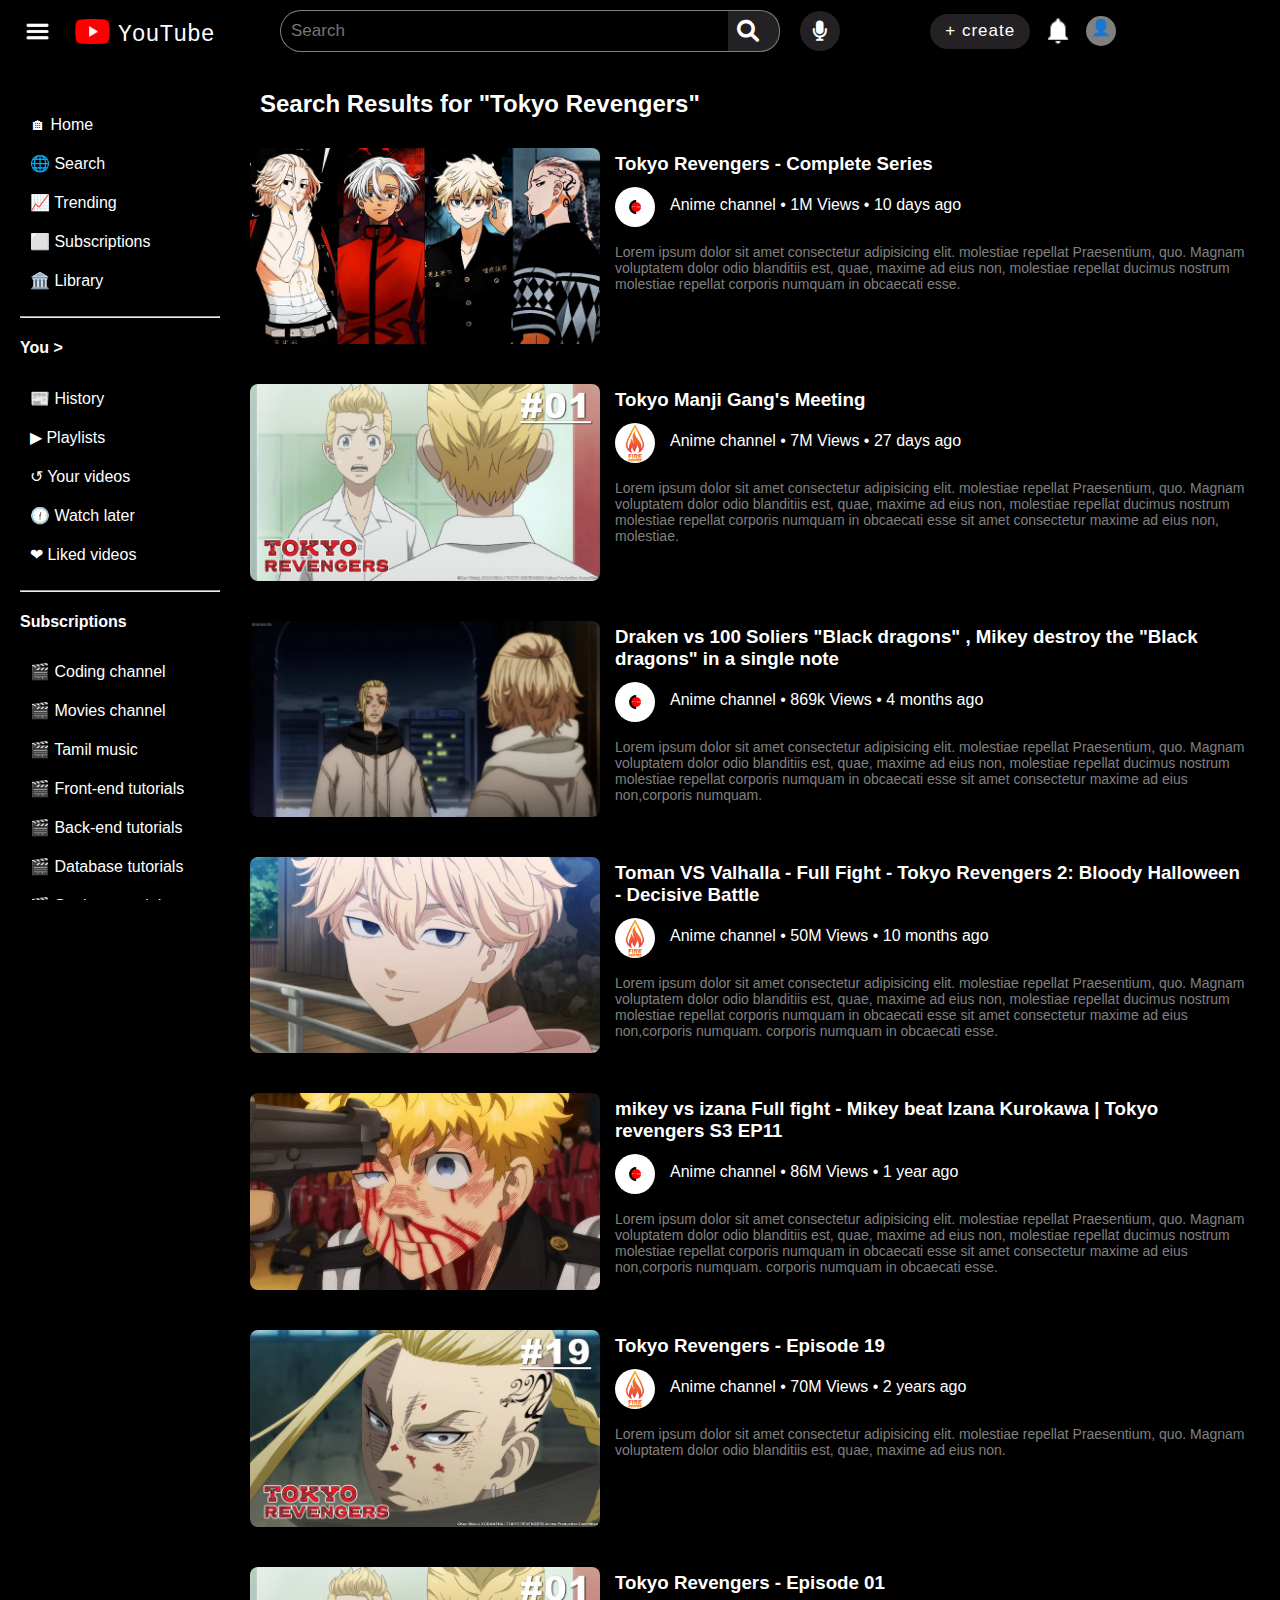
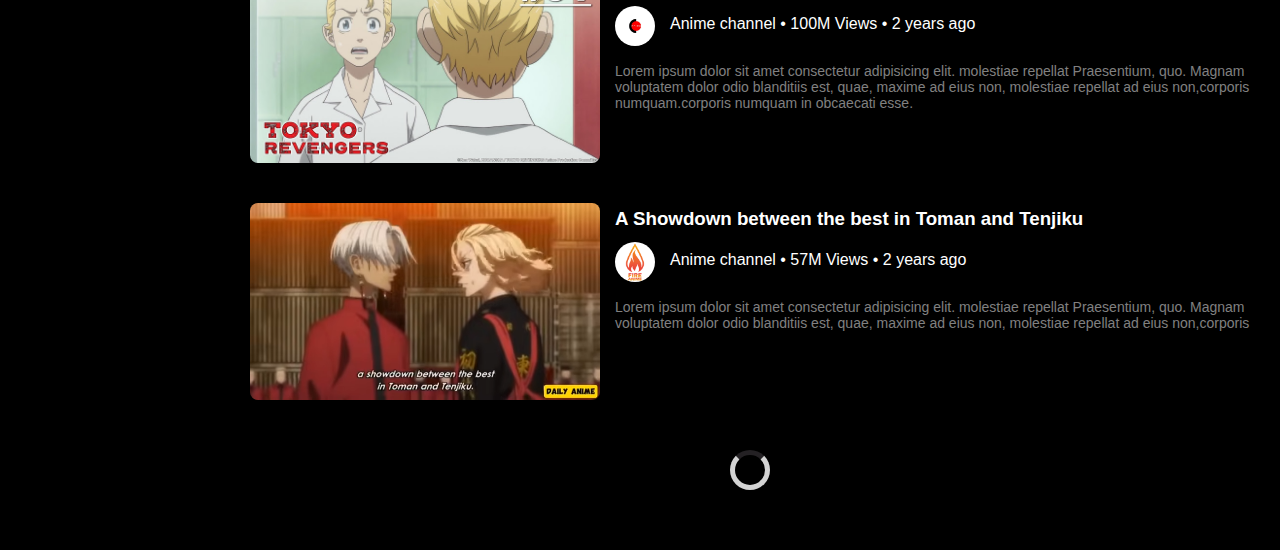
<file: search.html>
<!DOCTYPE html>
<html lang="en">
<head>
    <meta charset="UTF-8">
    <meta name="viewport" content="width=device-width, initial-scale=1.0">
    <title>Search result - clone</title>
    <link rel="stylesheet" href="style.css">
    <link rel="stylesheet" href="https://cdnjs.cloudflare.com/ajax/libs/font-awesome/6.0.0/css/all.min.css">
</head>
<body>
    
     <!-- Navbar -->
     <header class="navbar">
        <div class="menu_bar">
            <img class="three_dash" src="./youtube images/menu_bar.png" alt="image">
        </div>
        <div class="logo">
            <img src="./youtube images/Youtube_logo (1).png" alt="image"> <span>YouTube</span>
        </div>

        <input type="text" placeholder="Search" class="search-bar">
        <div class="search_icon">
            <i style='font-size:22px; color:white;' class='fas'>&#xf002;</i>
        </div>
        <div class="mic">
            <i class="fa fa-microphone" aria-hidden="true"></i>
        </div>

        <div class="create">+ create</div>

        <div class="bell">
            <img src="./youtube images/bell_icon.png" alt="image">
        </div>
        <div class="profile">👤</div>
    </header>


    
    <!-- Sidebar -->
     
    <aside class="sidebar">

        <ul>
            <a target="_parent" href="index.html"><li>🏠︎  Home</li></a>
            <a target="_self" href="search.html"><li>🌐 Search</li></a>
            <li>📈 Trending</li>
            <li>⬜ Subscriptions</li>
            <li>🏛️ Library</li>
        </ul>
        <hr>

        <h4>You ></h4>
        <ul>
            <li>📰 History</li>
            <li>▶ Playlists</li>
            <li>↺ Your videos</li>
            <li>🕧 Watch later</li>
            <li>❤ Liked videos</li>
        </ul>
        <hr>

        <h4>Subscriptions</h4>
        <ul>
            <li>🎬 Coding channel</li>
            <li>🎬 Movies channel</li>
            <a target="_blank" href="channel.html"><li>🎬 Tamil music</li></a>
            <li>🎬 Front-end tutorials</li>
            <li>🎬 Back-end tutorials</li>
            <li>🎬 Database tutorials</li>
            <li>🎬 Spoken tutorials</li>
            <li>🎬 cooking channel</li>
        </ul>
        <hr>

        <h4>Explore</h4>
        <ul>
            <li>🔥 Trending</li>
            <li>👜 Shopping</li>
            <li>♫ Music</li>
            <li>📷 Films</li>
            <li>📺 Live</li>
            <li>💻 Gaming</li>
            <li>📰 News</li>
            <li>🏅 Sport</li>
            <li>🎓 Courses</li>
            <li>👗 Fashion & beauty</li>
            <li>🎙️ Podcast</li>
        </ul>
        <hr>

        <h4>More from youTube</h4>
        <ul>
            <li>▶️ YouTube Premium</li>
            <li>▶️ YouTube Studio</li>
            <li>▶️ YouTube Music</li>
            <li>▶️ YouTube Kids</li>
        </ul>
        <hr>

        <ul>
            <li>⚙️ Settings</li>
            <li>⟳ Report history</li>
            <li>🛠️ Help</li>
            <li>📑 Send feedback</li>
        </ul>
        <hr>

        <ul class="sidebar_last">
            <li>About Press copyright contact Us Creator Advertise Developers</li>
            <li>Terms Privacy Policy & Safety How YouTube works Test new features</li>
            <li class="list_last">c 2025 Google LLC</li>
        </ul>
        <hr>

    </aside>



<!-- Search Results -->
<main class="search-results">
    <h2>Search Results for "Tokyo Revengers"</h2>

    <div class="result">
        <img src="./youtube images/tr1.webp" alt="Video Thumbnail">
        <div class="result-info">
            <h3>Tokyo Revengers - Complete Series</h3>
            <div class="animelogo">
            <img src="./youtube images/animelogo1.jpg" alt="logo">
            <p>Anime channel • 1M Views • 10 days ago</p>
        </div>
            <p class="description">Lorem ipsum dolor sit amet consectetur 
                adipisicing elit. molestiae repellat Praesentium, quo. Magnam voluptatem dolor odio 
                blanditiis est, quae, maxime ad eius non, molestiae repellat
                ducimus nostrum molestiae repellat corporis numquam in obcaecati esse.</p>
        </div>
    </div>

    <div class="result">
        <img src="./youtube images/tr7.jpg" alt="Video Thumbnail">
        <div class="result-info">
            <h3>Tokyo Manji Gang's Meeting</h3>
            <div class="animelogo">
                <img src="./youtube images/animelogo2.png" alt="logo">
                <p>Anime channel • 7M Views • 27 days ago</p>
            </div>
            <p class="description">Lorem ipsum dolor sit amet consectetur 
                adipisicing elit. molestiae repellat Praesentium, quo. Magnam voluptatem dolor odio 
                blanditiis est, quae, maxime ad eius non, molestiae repellat
                ducimus nostrum molestiae repellat corporis numquam in obcaecati esse
                sit amet consectetur maxime ad eius non, molestiae.</p>
        </div>
    </div>

    <div class="result">
        <img src="./youtube images/tr3.webp" alt="Video Thumbnail">
        <div class="result-info">
            <h3>Draken vs 100 Soliers "Black dragons" , Mikey destroy the "Black dragons" in a single note</h3>
            <div class="animelogo">
                <img src="./youtube images/animelogo1.jpg" alt="logo">
                <p>Anime channel • 869k Views • 4 months ago</p>
            </div>
            <p class="description">Lorem ipsum dolor sit amet consectetur 
                adipisicing elit. molestiae repellat Praesentium, quo. Magnam voluptatem dolor odio 
                blanditiis est, quae, maxime ad eius non, molestiae repellat
                ducimus nostrum molestiae repellat corporis numquam in obcaecati esse
                sit amet consectetur maxime ad eius non,corporis numquam.</p>
        </div>
    </div>

    <div class="result">
        <img src="./youtube images/tr4.webp" alt="Video Thumbnail">
        <div class="result-info">
            <h3>Toman VS Valhalla - Full Fight - Tokyo Revengers 2: Bloody Halloween - Decisive Battle</h3>
            <div class="animelogo">
                <img src="./youtube images/animelogo2.png" alt="logo">
                <p>Anime channel • 50M Views • 10 months ago</p>
            </div>
            <p class="description">Lorem ipsum dolor sit amet consectetur 
                adipisicing elit. molestiae repellat Praesentium, quo. Magnam voluptatem dolor odio 
                blanditiis est, quae, maxime ad eius non, molestiae repellat
                ducimus nostrum molestiae repellat corporis numquam in obcaecati esse
                sit amet consectetur maxime ad eius non,corporis numquam.
                corporis numquam in obcaecati esse.</p>
        </div>
    </div>

    <div class="result">
        <img src="./youtube images/tr5.png" alt="Video Thumbnail">
        <div class="result-info">
            <h3>mikey vs izana Full fight - Mikey beat Izana Kurokawa | Tokyo revengers S3 EP11</h3>
            <div class="animelogo">
                <img src="./youtube images/animelogo1.jpg" alt="logo">
                <p>Anime channel • 86M Views • 1 year ago</p>
            </div>
            <p class="description">Lorem ipsum dolor sit amet consectetur 
                adipisicing elit. molestiae repellat Praesentium, quo. Magnam voluptatem dolor odio 
                blanditiis est, quae, maxime ad eius non, molestiae repellat
                ducimus nostrum molestiae repellat corporis numquam in obcaecati esse
                sit amet consectetur maxime ad eius non,corporis numquam.
                corporis numquam in obcaecati esse.</p>
        </div>
    </div>

    <div class="result">
        <img src="./youtube images/tr6.webp" alt="Video Thumbnail">
        <div class="result-info">
            <h3>Tokyo Revengers - Episode 19</h3>
            <div class="animelogo">
                <img src="./youtube images/animelogo2.png" alt="logo">
                <p>Anime channel • 70M Views • 2 years ago</p>
            </div>
            <p class="description">Lorem ipsum dolor sit amet consectetur 
                adipisicing elit. molestiae repellat Praesentium, quo. Magnam voluptatem dolor odio 
                blanditiis est, quae, maxime ad eius non.</p>        
    </div>
    </div>

    <div class="result">
        <img src="./youtube images/tr7.jpg" alt="Video Thumbnail">
        <div class="result-info">
            <h3>Tokyo Revengers - Episode 01</h3>
            <div class="animelogo">
                <img src="./youtube images/animelogo1.jpg" alt="logo">
                <p>Anime channel • 100M Views • 2 years ago</p>
            </div>
            <p class="description">Lorem ipsum dolor sit amet consectetur 
                adipisicing elit. molestiae repellat Praesentium, quo. Magnam voluptatem dolor odio 
                blanditiis est, quae, maxime ad eius non, molestiae repellat
                ad eius non,corporis numquam.corporis numquam in obcaecati esse.</p>
                
            </div>
    </div>

    <div class="result">
        <img src="./youtube images/tr8.png" alt="Video Thumbnail">
        <div class="result-info">
            <h3>A Showdown between the best in Toman and Tenjiku</h3>
            <div class="animelogo">
                <img src="./youtube images/animelogo2.png" alt="logo">
                <p>Anime channel • 57M Views • 2 years ago</p>
            </div>
            <p class="description">Lorem ipsum dolor sit amet consectetur 
                adipisicing elit. molestiae repellat Praesentium, quo. Magnam voluptatem dolor odio 
                blanditiis est, quae, maxime ad eius non, molestiae repellat
                ad eius non,corporis</p>
        </div>
    </div>

    <div class="load"></div>


</main>

</body>
</html>
</file>
<file: style.css>
/* General Styles */
body {
    font-family: Arial, sans-serif;
    margin: 0;
    padding: 0;
    display: flex;
    flex-direction: column;
    background-color: black;
    color: white;
    overflow-x: hidden;
}




/* HOME HTML CSS */

/* Navbar */
.navbar {
    display: flex;
    /* justify-content: space-between; */
    align-items: center;
    /* background-color: #ff0000; */
    background-color: black;
    color: white;
    padding: 10px 0px;
    position: fixed;
    width: 100%;
    height: 50px;
    /* border: solid white; */
}

.menu_bar{
    height: 25px;
    width: 25px;
    /* border: solid; */
    margin-left: 15px;
    /* position: absolute; */
    /* left: 20px; */
}

.three_dash{
    height: 100%;
    width: 100%;
}

.logo{
    height: 25px;
    width: 35px;
    /* border: solid white; */
    /* margin-left: -10px; */
    /* background-color: white; */
    margin-left: 25px;
    display: flex;
}

.logo img{
    height:100%;
    width: 100%;
}

.logo span{
    margin-left: 5px;
    /* border: solid white; */
    font-size: 23px;
    padding: 3px;
    margin-bottom: 10px;
    box-sizing: border-box;
    font-family: monospace;
    width: 120px;
    height: 30px;
}

.search-bar {
    width: 35%;
    padding: 10px 15px;
    margin-left: 350px;
    border: 1px solid gray;
    background-color: black;
    color: white;
    box-sizing: border-box;
    border-top-left-radius: 50px;
    border-bottom-left-radius: 50px;
    font-size: 17px;
    border-right: none;
}

.search_icon{
    width: 4%;
    height: 40px;
    border-top-right-radius: 20px;
    border-bottom-right-radius: 20px;
    background-color:#242124 ;
    border: 1px solid gray;
    border-left: none;
}

.search_icon:hover{
    cursor: pointer;
}

.search_icon i{
    margin-left: 15px;
    margin-top: 9px;
}

.mic{
    width: 40px;
    height: 40px;
    background-color:#242124 ;
    border-radius: 50%;
    margin-left: 1%;

}

.mic:hover{
    cursor: pointer;
    background-color: #3c3333;
}

.mic i{
    font-size: 20px;
    margin-top: 10px;
    margin-left: 12px;
}

.create{
    height: 35px;
    width: 100px;
    background-color:#242124;
    font-size: 17px;
    letter-spacing: 1px;
    display: flex;
    justify-content: center;
    align-items: center;
    border-radius: 70px;
    margin-left: 13%;
}

.create:hover{
    cursor: pointer;
    background-color: #3c3333;
}

.bell{
    height: 30px;
    width: 30px;
    /* border: 1px solid white; */
    margin-left: 1%;
}

.bell img{
    height: 100%;
    width: 100%;
}

.profile{
    height: 30px;
    width: 30px;
    border-radius: 50%;
    background-color: gray;
    padding-left: 5px;
    padding-top: 2px;
    box-sizing: border-box;
    margin-left: 1%;
}

/* Sidebar */
.sidebar {
    width: 200px;
    background-color: #f4f4f4;
    padding: 20px;
    position: fixed;
    /* height: 100%; */
    top: 70px;
    bottom: 0;
    overflow-y: auto;
    background-color: black;
    color: white;
}

.sidebar ul {
    list-style: none;
    padding: 0;
}

.sidebar ul a{
    text-decoration: none;
    color: white;

}

.sidebar ul li {
    padding: 10px;
    border-radius: 10px;
    cursor: pointer;
}

.sidebar ul li:hover{
    background-color: #3c3333;
}

.sidebar_last{
    font-size: 13px;
}

.list_last{
    font-size: 11px;
}


/* Main Content */
.content {
    margin-top: 50px;
    margin-left: 260px;
    padding: 10px;
    /* background-color: black;
    color: white; */
}

.video-grid {
    display: flex;
    column-gap: 40px;
    row-gap: 20px;
    flex-wrap: wrap;
}

.video {
    width: 370px;
    /* border: solid; */
}

.video_thumbnail {
    width: 100%;
    height: 70%;
    border-radius: 10px;
    transition: transform 0.3s linear;
}

.video:hover .video_thumbnail {
    transform: scale(1.1);
}

.video_title{
    display: flex;
    margin-top: 8px;
    /* border: solid; */
}

.musiclogo{
    width: 35px;
    height: 35px;
    border: solid;
    border-radius: 50%;
    margin-top: 10px;
}

.musiclogo img{
    height: 100%;
    width: 100%;
}

.musiclogo_content{
    margin-left: 10px;
}

.musiclogo_content a{
    text-decoration: none;
    color: white;
}

/* Responsive Design */

/* For small screens */
@media screen and (max-width: 600px) {
    .navbar {
        height: auto;
        padding: 10px;
    }
    
    .search-bar {
        display: none;
    }

    .mic {
        margin-left: 40px;
    }

    .search_icon{
        background-color: black;
        border: solid black;
        margin-left: 130px;
    }
    
    .create{
        display: none;
    }

    .bell, .profile{
        margin-left: 20px;
    }

    .sidebar {
        display: none;
    }

    .content {
        margin-top: 50px;
        margin-left: 0;
        padding: 10px;
    }

    .video-grid {
        display: grid;
        grid-template-columns: 1fr; /* Single column */
        gap: 10px;
    }

    .video {
        width: 100%;
    }
}

/* For tabs */
@media screen and (min-width: 600px) and (max-width: 1300px) {
    
    .navbar {
        padding: 10px;
        height: auto;
    }

    .search-bar {
        width: 35%;
        padding: 10px;
        margin-left: 170px;
    }
    
    .search_icon i{
        margin-left: 9px;
        margin-top: 9px;
    }
    
    .mic{
        margin-left: 20px;
    
    }

    .mic i{
        margin-left: 12px;
    }
    
    .create{
        margin-left: 90px;
    }

    .content {
        margin-top: 60px;
        margin-left: 250px;
    }

    .video-grid {
        grid-template-columns: repeat(2, 1fr); /* Two videos per row */
    }
}

/* For laps and desktops */
@media screen and (min-width: 1301px) {
    .video-grid {
        grid-template-columns: repeat(3, 1fr);  /* Three videos per row */
}
}





/* SEARCH HTML CSS */

.search-results {
    margin: 20px;
    margin-top: 70px;
    margin-left: 260px;
}

.search-results h2 {
    margin-bottom: 20px;
}

.result {
    display: flex;
    margin-bottom: 20px;
    padding: 10px;
    border-radius: 8px;
    transition: transform 0.3s;
}

.result:hover {
    background: #3c3333;
    cursor: pointer;
}

.result img {
    width: 500px;
    border-radius: 8px;
    margin-right: 15px;
}

.result-info h3 {
    margin: 5px 0;
}

.animelogo{
    display: flex;
    margin-top: 5px;
    /* border: solid; */
}

.animelogo img{
    margin-top: 7px;
}

.result-info img{
    height: 35px;
    width: 35px;
    border-radius: 50%;
}

.result-info .description {
    color: gray;
    font-size: 14px;
}

/* loading animation */
.load {
    width: 30px;
    height: 30px;
    border: 5px solid lightgray;
    border-top: 5px solid #242124;
    border-radius: 50%;
    margin: 40px auto;
    animation: spin 1s ease-in infinite;
}

@keyframes spin {
    0% { transform: rotate(0deg); }
    100% { transform: rotate(360deg); }
}


/* Responsive Design */

/* For small screens */
@media screen and (max-width: 600px) {
    .search-results {
        margin-left: 10px;
        margin-right: 10px;
    }

    .result {
        flex-direction: column;
    }

    .result img {
        width: 100%;
        height: auto;
    }

    .animelogo img{
        width: 7%;
        height: 30px;
    }

    .result-info {
        margin-top: 10px;
    }

    .load{
        height: 20px;
        width: 20px;
    }
}


/* For tabs */
@media screen and (min-width: 600px) and (max-width: 1300px) {

    .search-results {
        margin-left: 240px;
    }

    .result img {
        width: 350px;
    }

    .animelogo img{
        width: 40px;
        height: 40px;
    }

    h2{
        margin-left: 20px;
    }
}




/* WATCH HTML CSS */

.video-container {
    display: flex;
    margin: 20px;
}

/* Video Player */
.video-player {
    width: 70%;
    padding-right: 20px;
    margin-top: 80px;
}

.video_div video {
    width: 100%;
    /* z-index: -1; */
    height: 460px;
    border-radius: 15px;
    /* position: absolute; */
}

.video_div{
    /* border: solid white; */
    /* position: relative; */
    width: 100%;
    height: 460px;
    /* z-index: -1; */
    border-radius: 15px;
}

.vtvlogo{
    width: 35px;
    height: 35px;
    border: solid;
    border-radius: 50%;
    margin-top: 10px;
}

.vtvlogo img{
    height: 100%;
    width: 100%;
}

.vtvlogo_content{
    margin-left: 10px;
}

.video_para{
    font-size: 13px;
    margin-top: 0px;
    color: dimgray;

}

.video-actions .common_btn {
    background-color: #242124;
    height: 40px;
    width: 100px;
    font-size: 16px;
    cursor: pointer;
    color: white;
    border-radius: 20px;
    margin-top: 20px;
    margin-left: 10px;
    display: flex;
    justify-content: center;
    align-items: center;
}

.subscribe{
    margin-right: 200px;
    background-color: #242124;
    height: 40px;
    width: 100px;
    font-size: 16px;
    cursor: pointer;
    color: white;
    border-radius: 20px;
    margin-top: 20px;
    margin-left: 30px;
    display: flex;
    justify-content: center;
    align-items: center;
}

.three_dot{
    height: 40px;
    width: 40px;
    background-color: #242124;
    font-size: 16px;
    cursor: pointer;
    margin-left: 10px;
    color: white;
    border-radius: 20px;
    margin-top: 20px;
    padding-bottom: 10px;
    box-sizing: border-box;
}

.video-actions button:hover{
    background-color: dimgray;
}

/* Comments */
.comments {
    margin-top: 20px;
}

.comment {
    display: flex;
    /* background: #f4f4f4; */
    color: white;
    /* padding: 10px; */
    margin: 5px 0;
    border-radius: 5px;
    /* height: 80px; */
}

.comment_profile{
    height: 40px;
    width: 40px;
    border-radius: 50%;
    background-color: gray;
    padding-left: 10px;
    padding-top: 7px;
    box-sizing: border-box;
    margin-left: 1%;
    margin-top: 10px;
}

.profile_content{
    margin-left: 10px;
}

.profile_content h4{
    margin-bottom: 0;
}

.comment-box {
    width: 98%;
    padding: 10px;
    margin-top: 10px;
    margin-bottom: 20px;
    background-color: #3c3333;
    border-radius: 5px;
    border: none;
}

/* Related Videos */
.related-videos {
    width: 30%;
    margin-top: 70px;
}

.related-video {
    display: flex;
    align-items: center;
    margin-bottom: 10px;
    /* margin-left: 10px; */
}

.related-video:hover{
    border-radius: 10px;
    background: #3c3333;
}

.related-video img {
    width: 150px;
    border-radius: 5px;
    margin-left: 10px;
    margin-right: 10px;
}


/* Responsive Design */

/* For small screens */
@media screen and (max-width: 600px) {

    .video-player {
        width: 100%;
        margin-top: 0px;
    }
    
    .video_div video {
        width: 100%;
        height: 360px;
        border-radius: 15px;
    }
    
    .video_div{
        width: 100%;
        height: 350px;
        border-radius: 15px;
    }

    .video-container{
        display: flex;
        flex-direction: column;
    }

    .video_div{
        width: 100%;
    }

    .video_div video{
        width: 100%;
    }

    .video-actions{
        width: 100%;
    }
    
    .vtvlogo{
        margin-top: 20px;
    } 
    
    .video-actions .common_btn, .three_dot {
        display: none;
    }

    .subscribe{
        margin-right: 0px;
        margin-left: 150px;
        height: 30px;
        width: 80px;
        font-size: 14px;
        margin-top: 30px;
    }

    .comments{
        width: 100%;
    }
    
    .comment {
        font-size: 13px;
    }
    
    .comment_profile{
        padding-left: 11px;
        padding-top: 10px;
    }
    
    .profile_content{
        margin-left: 10px;
    }

.related-videos {
    width: 100%;
    margin-top: 10px;
}

.related-video img {
    padding: 10px;
    border-radius: 20px;
}

.related-video h4 {
    font-size: 14px;
}
}


/* For tabs */
@media screen and (min-width: 600px) and (max-width: 1300px) {

.video-player{
        margin-top: 0px;
}
 
.video-actions{
    width: 100%;
}

.video-player h2{
    margin-top: 0px;
}

.vtvlogo{
    margin-top: 25px;
}

.vtvlogo_content{
    margin-left: 20px;
}

.video-actions .common_btn {
    height: 30px;
    width: 90px;
    font-size: 13px;
    margin-top: 30px;
    margin-left: 5px;
}

.subscribe{
    margin-right: 0px;
    height: 30px;
    width: 90px;
    font-size: 13px;
    margin-top: 30px;
    margin-left: 35px;
}

.three_dot{
    display: none;
}

.related-videos {
    margin-top: 50px;
}

.related-video {
    margin-bottom: 0px;
}

.related-video img {
    width: 150px;
    height: auto;
}
}






/* CHANNEL HTML CSS */

/* Channel Header */
.channel-header {
    width: 75%;
    text-align: center;
    margin-bottom: 20px;
    color: white;
    margin-top: 90px;
    margin-left: 300px;
    border: solid #242124;
    border-radius: 10px;
}

.banner {
    width: 100%;
    height: 170px;
    object-fit: cover;

}

.channel-info {
    display: flex;
    align-items: center;
    gap: 25px;
    margin-left: 320px;
    margin-top: 10px;
    border-bottom: 1px solid white;
    width: 75%;
}

.profile-pic {
    width: 120px;
    border-radius: 50%;
    border: 3px solid gray;
    margin-bottom: 20px;
}

.subscribe-btn {
    background-color: #242124;
    color: white;
    padding: 10px 15px;
    border: none;
    border-radius: 5px;
    cursor: pointer;
    border-radius: 20px;
    font-weight: bold;
    font-size: 15px;
    margin-bottom: 20px;
    /* transition: transform 0.2s ease-in-out; */
}

.subscribe-btn:hover {
    background-color: darkred;
    animation: shake 0.5s ease-in-out infinite;
}

@keyframes shake {
    0%, 100% { transform: translateX(0); }
    25% { transform: translateX(-5px); }
    50% { transform: translateX(5px); }
    75% { transform: translateX(-5px); }
}

/* Video Grid */
.channel-content {
    padding: 20px;
    margin-left: 300px;
    width: 75%;
}

.video-grid2 {
    display: flex;
    gap: 20px;
    flex-wrap: wrap;
    border-bottom: 1px solid white;
    
}

.video_channel {
    width: 265px;
    margin-bottom: 0px;
    cursor: pointer;
}

.video_channel p:hover{
    color: dimgray;
}

.video_channel h4:hover{
    color: dimgray;
}

.video_channel img {
    width: 100%;
    border-radius: 8px;
}


/* Responsive Design */

/* For small screens */
@media screen and (max-width: 600px) {

    .channel-content h2{
        margin-top: 40px;
    }

    .channel-header,
    .channel-info {
        width: 95%;
        margin-left: 10px;
        text-align: center;
    }

    .channel-content{
        width: 95%;
        margin-left: 10px;
    }

    .profile-pic {
        width: 80px;
    }

    .subscribe-btn {
        font-size: 14px;
        padding: 8px 12px;
        width: 80%;
    }

    .video-grid2 {
        display: flex;
        align-items: center;
    }

    .video_channel {
        width: 45%;
    }

}

/* For tabs */
@media screen and (min-width: 600px) and (max-width: 1300px) {

    .channel-header, .channel-info, .channel-content {
        width: 70%;
        margin-left: 270px;
    }

    .channel-content h2{
        margin-top: 40px;
        margin-left: 0;
    }

    .video_channel {
        width: 45%;
    }

    .subscribe-btn{
        width: 90%;
    }
}




/* PREMIUM HTML CSS */


/* main premium */
.main_premium{
    width: 100%;
    /* background: linear-gradient(to top,#08457e,#545aa7,#8cbed6); */
    background: linear-gradient(to top,black,#08457e,#483d8b );
    margin-top: 70px;
    text-align: center;
}

.premium_logo{
    display: flex;
    /* border: solid white; */
    align-items: center;
    justify-content: center;
}

.premium_logo img{
    height:40px;
    width: 60px;
    margin-top: 95px;
}

.premium_logo h2{
    letter-spacing: 1px;
    margin-left: 10px;
    font-family: sans-serif;
    font-size: 30px;
    margin-top: 120px;
}

.main_premium h1{
    font-size: 55px;
}

.main_premium h3{
    margin-top: 30px;
}

.main_premium h6{
    /* margin-top: 50px; */
    color: #0fc0fc ;
}

.main_premium button{
    all: unset;
    color: black;
    background-color: #21abcd;
    height: 30px;
    width: 180px;
    border-radius: 30px;
    padding: 10px;
    font-weight: bold;
    
}

.main_premium button:hover{
    background-color: cornflowerblue;
    cursor: pointer;
}

/* premium animated gif */

.premium_gif{
    display: flex;
    justify-content: space-around;
    width: 100%;
    margin-top: 150px;
}

.premium_gif1, .premium_gif2, .premium_gif3, .premium_gif4{
    height: 250px;
    width: 300px;
    text-align: center;
    font-weight: bold;
    font-size: 17px;
}

.premium_gif1 p{
    margin-top: 40px;
}

.premium_gif2 p{
    margin-top: 38px;
}

.premium_gif3 p{
    margin-top: 40px;
}

.premium_gif4 p{
    margin-top: 43px;
}

.premium_gif img{
    width: 100px;
    border-radius: 10px;
}

.premium_gif1 img{
    height: 74px;
    margin-top: 40px;
}

.premium_gif2 img{
    height: 84.5px; 
    margin-top: 40px;  
}

.premium_gif3 img{
    height: 127.5px;
}

.premium_gif4 img{
    height: 84px;
    margin-top: 40px;
}

/* subscription plans heading */
.subscription_heading{
    font-size: 55px;
    text-align: center;
    margin-top: 100px;
}

/* memebrship-box */
.membership_box{
    width: 100%;
    display: flex;
    justify-content: space-around;
    margin-top: 120px;
}

.memebership_box_content{
    width: 350px;
    padding: 20px;
    background-color: #242124;
    border-radius: 20px;
}

.memebership_box_content:hover{
    background-color: #3c3333;
    cursor: pointer;
}

.membership_box button{
    all: unset;
    color: black;
    background-color: #21abcd;
    height: 30px;
    width: 95%;
    text-align: center;
    border-radius: 30px;
    padding: 10px;
    font-weight: bold;
    
}

.membership_box button:hover{
    background-color: cornflowerblue;
    cursor: pointer;
}

.last_heading{
    font-size: 55px;
    text-align: center;
    margin-top: 100px;
    margin-bottom: 60px;
}


/* Responsive Design */

/* For small screens */
@media screen and (max-width: 600px) {

    .main_premium h1 {
        font-size: 30px;
    }

    .main_premium h3 {
        font-size:20px;
        font-weight: normal;
    }

    .premium_logo{
        margin-top: 0px;
    }

    .premium_logo img{
        margin-top: 30px;
    }

    .premium_logo h2{
        margin-top: 60px;
    }

    .main_premium h1, h3, button, h6{
        margin-top: 25px;
    }

    .main_premium button{
        width: 70%;
        margin-top: 20px;
    }

    .premium_gif{
        display: flex;
        flex-direction: column;
        justify-content: center;
        align-items: center;
        margin-top: 30px;
    }

    .subscription_heading {
        font-size: 40px;
        margin-top: 60px;
    }
    .membership_box {
        flex-direction: column;
        align-items: center;
        justify-content: center;
        margin-top: 0px;
    }
    .memebership_box_content {
        width: 70%;
        text-align: center;
        margin-top: 20px;
    }
    .last_heading {
        font-size: 35px;
    }
}

/* For tabs */
@media screen and (min-width: 600px) and (max-width: 1300px) {

    .premium_logo{
        margin-top: 0px;
    }

    .premium_logo img{
        margin-top: 30px;
    }

    .premium_logo h2{
        margin-top: 60px;
    }

    .main_premium h1 {
        font-size: 45px;
    }

    .main_premium button{
        margin-top: 20px;
    }

    .premium_gif {
        margin-top: 60px;
        flex-wrap: wrap;
        justify-content: center;
        align-items: center;
        gap: 20px;
    }
    .premium_gif1, .premium_gif2, .premium_gif3, .premium_gif4 {
        width: 40%;
        height: auto;
    }

    .subscription_heading{
        margin-top: 100px;
    }
    .membership_box {
        margin-top: 0;
        flex-wrap: wrap;
        gap: 50px;
        justify-content: center;
    }
    .memebership_box_content {
        width: 250px;
    }

    .last_heading{
        font-size: 45px;
    }

}
</file>
